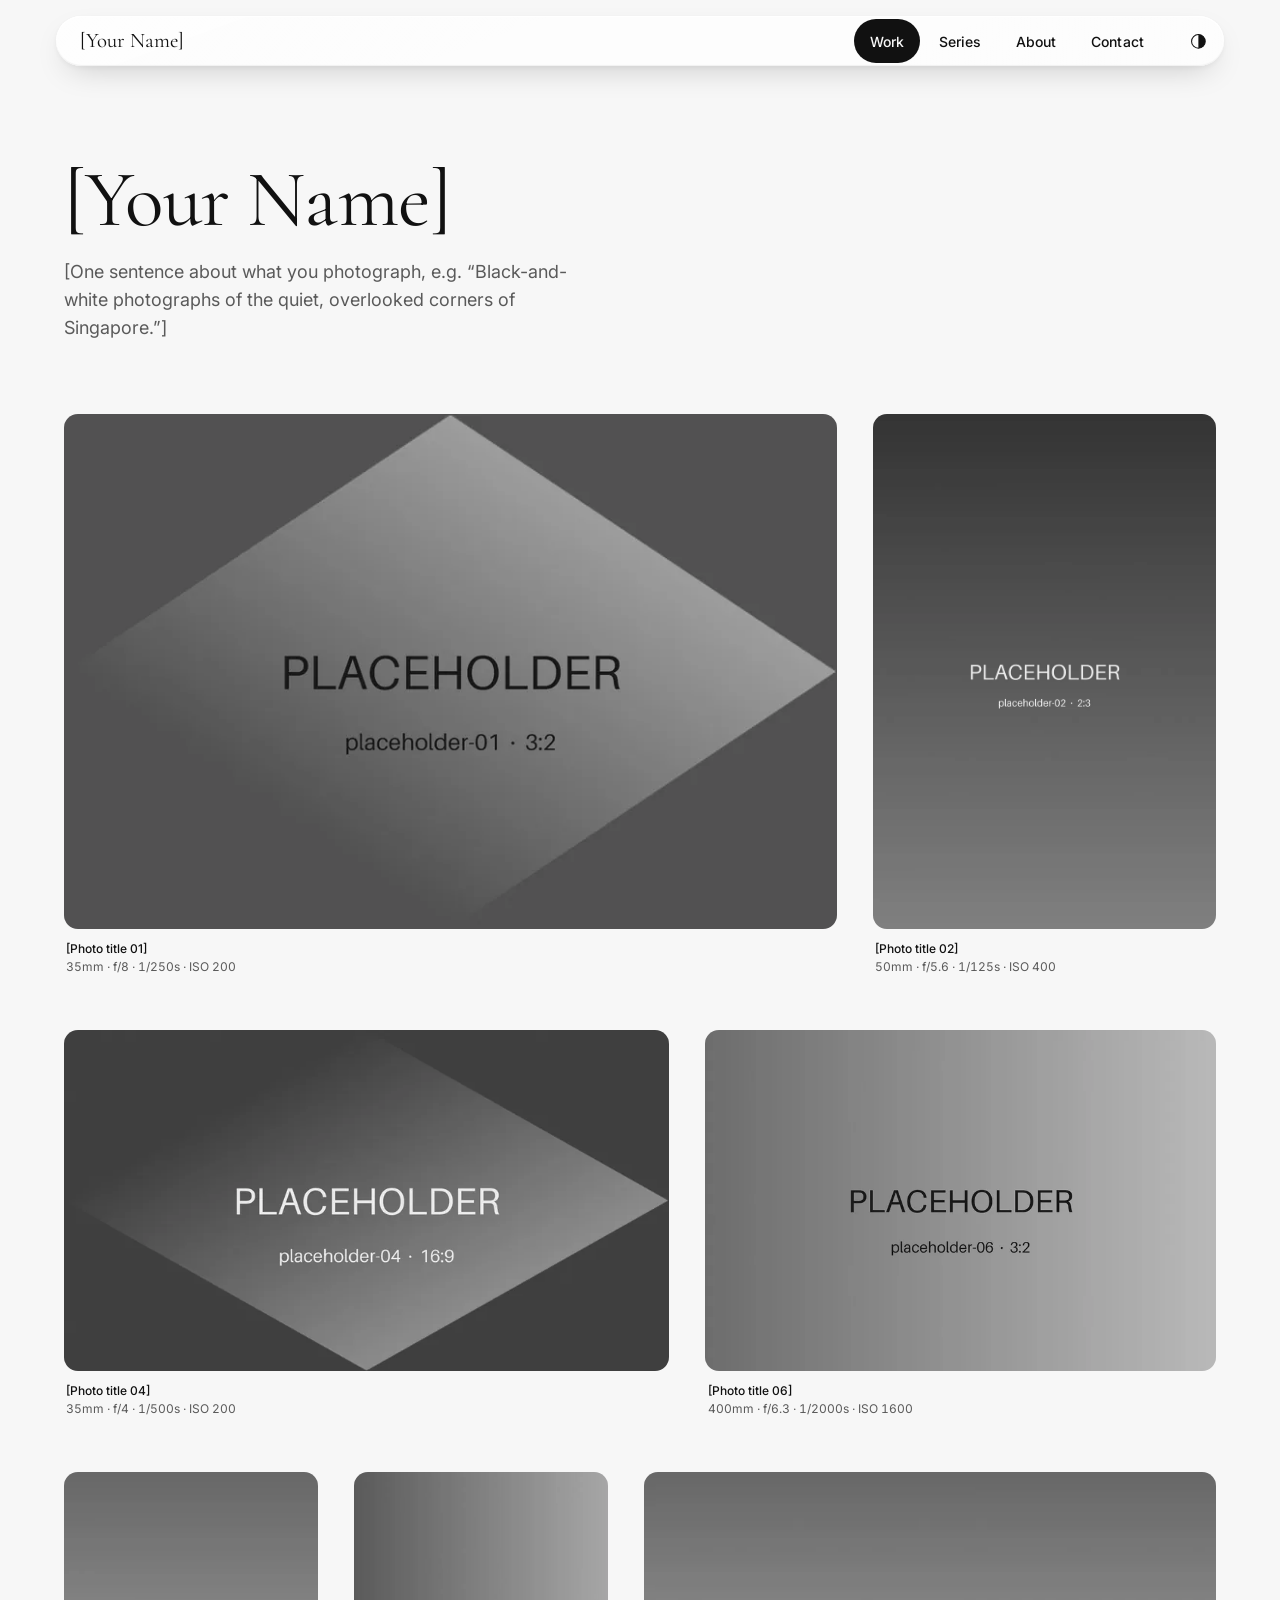
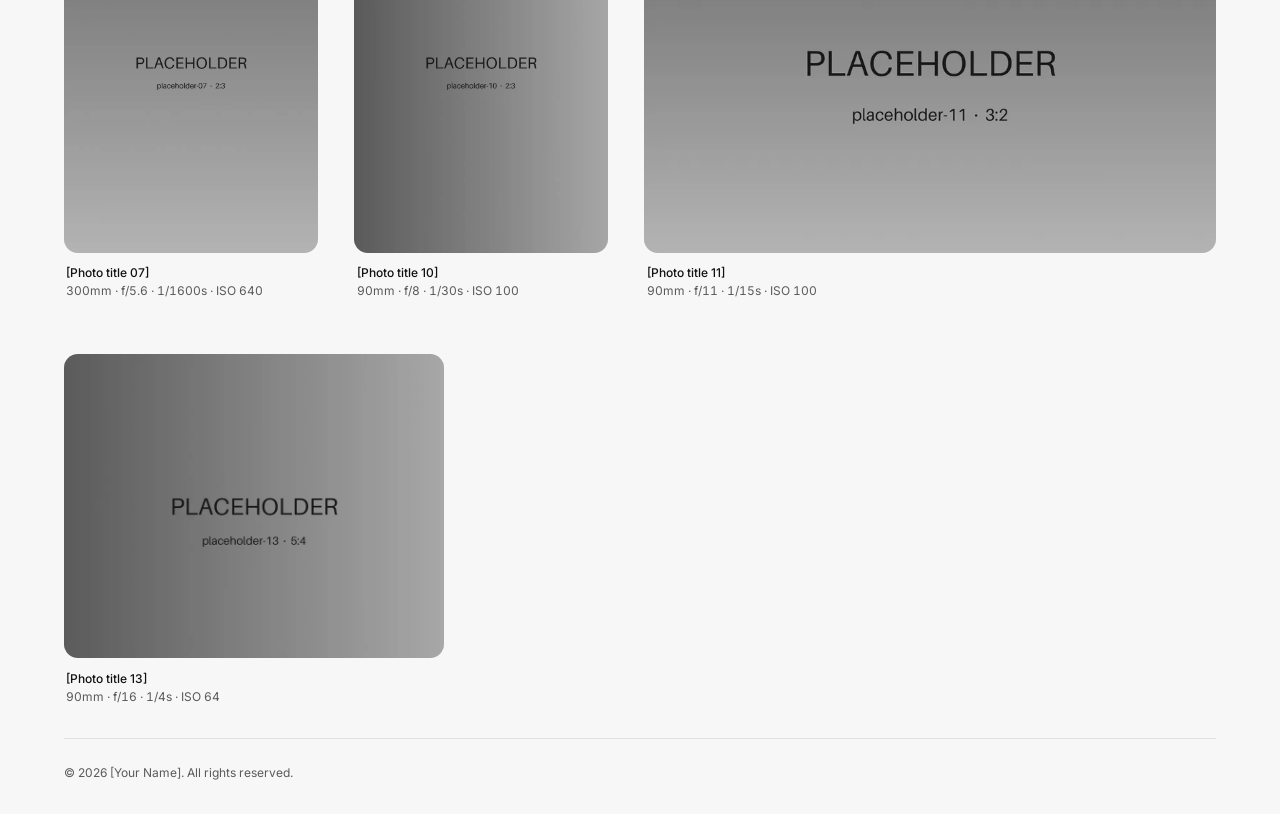
<file: index.html>
<!doctype html>
<html lang="en">
<head>
  <meta charset="utf-8">
  <meta name="viewport" content="width=device-width, initial-scale=1, viewport-fit=cover">
  <title>[Your Name] — Photography</title>
  <meta name="description" content="[One sentence about what you photograph.]">
  <meta name="color-scheme" content="light dark">
  <meta name="theme-color" content="#ffffff">
  <link rel="icon" href="assets/favicon.svg" type="image/svg+xml">
  <script>try{var t=localStorage.getItem("theme");if(t)document.documentElement.dataset.theme=t}catch(e){}</script>
  <link rel="preconnect" href="https://fonts.googleapis.com">
  <link rel="preconnect" href="https://fonts.gstatic.com" crossorigin>
  <link rel="stylesheet" href="https://fonts.googleapis.com/css2?family=Cormorant+Garamond:wght@400;500&family=Inter:wght@400;500&display=swap">
  <link rel="stylesheet" href="assets/css/style.css">
  <script type="module" src="assets/js/site.js"></script>
  <script type="module" src="assets/js/gallery.js"></script>
</head>
<body>
  <a class="skip-link" href="#main">Skip to content</a>

  <header class="site-header">
    <p class="brand"><a href="./">[Your Name]</a></p>
    <nav class="site-nav" aria-label="Main">
      <ul>
        <li><a href="./" aria-current="page">Work</a></li>
        <li><a href="series.html">Series</a></li>
        <li><a href="about.html">About</a></li>
        <li><a href="contact.html">Contact</a></li>
      </ul>
    </nav>
    <button class="theme-toggle" type="button" aria-label="Switch theme">
      <svg viewBox="0 0 16 16" aria-hidden="true"><circle cx="8" cy="8" r="6.5" fill="none" stroke="currentColor"/><path d="M8 1.5a6.5 6.5 0 0 1 0 13z" fill="currentColor"/></svg>
    </button>
  </header>

  <main id="main" tabindex="-1">
    <section class="intro hero">
      <h1>[Your Name]</h1>
      <p class="lead">[One sentence about what you photograph, e.g. “Black-and-white photographs of the quiet, overlooked corners of Singapore.”]</p>
    </section>

    <h2 class="visually-hidden">Selected work</h2>
    <div data-gallery="featured">
      <noscript><p class="grid-status">The gallery needs JavaScript to show the photos.</p></noscript>
    </div>
  </main>

  <footer class="site-footer">
    <p>© <span data-year>2026</span> [Your Name]. All rights reserved.</p>
  </footer>
</body>
</html>
</file>
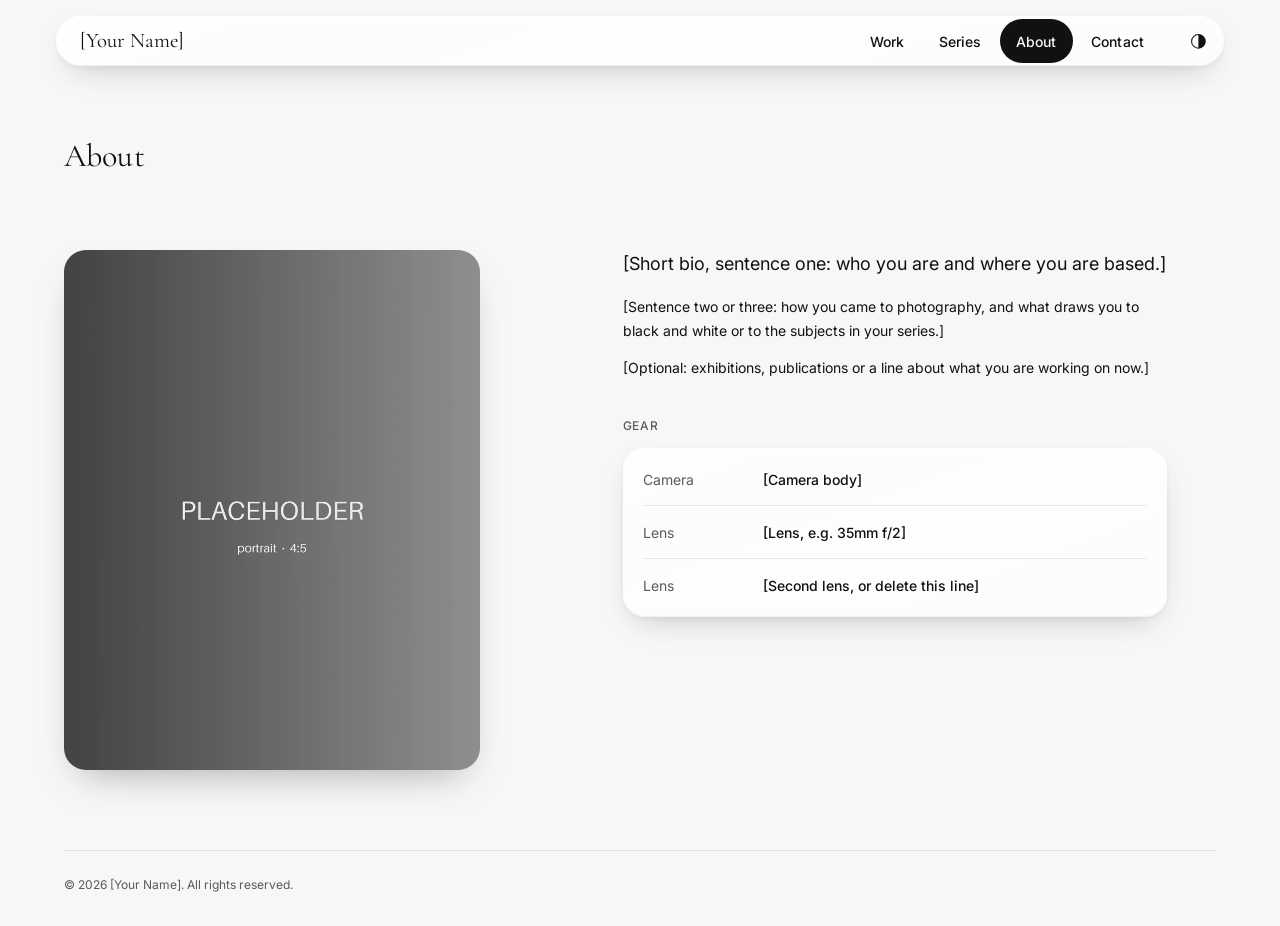
<file: about.html>
<!doctype html>
<html lang="en">
<head>
  <meta charset="utf-8">
  <meta name="viewport" content="width=device-width, initial-scale=1, viewport-fit=cover">
  <title>About — [Your Name]</title>
  <meta name="description" content="[One sentence about what you photograph.]">
  <meta name="color-scheme" content="light dark">
  <meta name="theme-color" content="#ffffff">
  <link rel="icon" href="assets/favicon.svg" type="image/svg+xml">
  <script>try{var t=localStorage.getItem("theme");if(t)document.documentElement.dataset.theme=t}catch(e){}</script>
  <link rel="preconnect" href="https://fonts.googleapis.com">
  <link rel="preconnect" href="https://fonts.gstatic.com" crossorigin>
  <link rel="stylesheet" href="https://fonts.googleapis.com/css2?family=Cormorant+Garamond:wght@400;500&family=Inter:wght@400;500&display=swap">
  <link rel="stylesheet" href="assets/css/style.css">
  <script type="module" src="assets/js/site.js"></script>
  <script type="module" src="assets/js/gallery.js"></script>
</head>
<body>
  <a class="skip-link" href="#main">Skip to content</a>

  <header class="site-header">
    <p class="brand"><a href="./">[Your Name]</a></p>
    <nav class="site-nav" aria-label="Main">
      <ul>
        <li><a href="./">Work</a></li>
        <li><a href="series.html">Series</a></li>
        <li><a href="about.html" aria-current="page">About</a></li>
        <li><a href="contact.html">Contact</a></li>
      </ul>
    </nav>
    <button class="theme-toggle" type="button" aria-label="Switch theme">
      <svg viewBox="0 0 16 16" aria-hidden="true"><circle cx="8" cy="8" r="6.5" fill="none" stroke="currentColor"/><path d="M8 1.5a6.5 6.5 0 0 1 0 13z" fill="currentColor"/></svg>
    </button>
  </header>

  <main id="main" tabindex="-1">
    <header class="intro">
      <h1>About</h1>
    </header>

    <div class="page page--about">
      <figure class="portrait" data-portrait>
        <noscript><img src="images/portrait-1600.webp" alt="[Alt text for your portrait]" width="2400" height="3000"></noscript>
      </figure>

      <div class="prose">
        <p class="lead">[Short bio, sentence one: who you are and where you are based.]</p>
        <p>[Sentence two or three: how you came to photography, and what draws you to black and white or to the subjects in your series.]</p>
        <p>[Optional: exhibitions, publications or a line about what you are working on now.]</p>

        <h2>Gear</h2>
        <dl class="details">
          <div><dt>Camera</dt><dd>[Camera body]</dd></div>
          <div><dt>Lens</dt><dd>[Lens, e.g. 35mm f/2]</dd></div>
          <div><dt>Lens</dt><dd>[Second lens, or delete this line]</dd></div>
        </dl>
      </div>
    </div>
  </main>

  <footer class="site-footer">
    <p>© <span data-year>2026</span> [Your Name]. All rights reserved.</p>
  </footer>
</body>
</html>
</file>
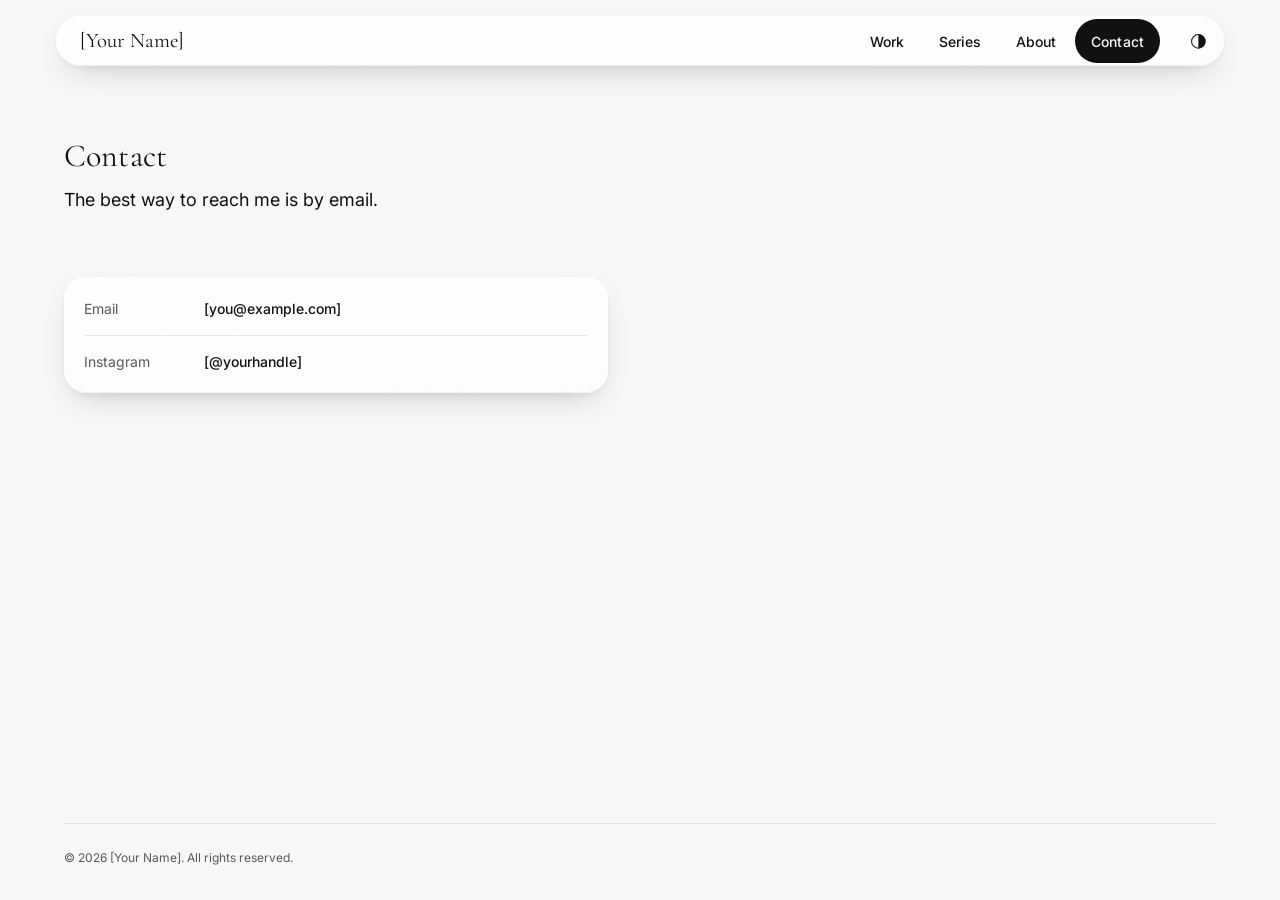
<file: contact.html>
<!doctype html>
<html lang="en">
<head>
  <meta charset="utf-8">
  <meta name="viewport" content="width=device-width, initial-scale=1, viewport-fit=cover">
  <title>Contact — [Your Name]</title>
  <meta name="description" content="[One sentence about what you photograph.]">
  <meta name="color-scheme" content="light dark">
  <meta name="theme-color" content="#ffffff">
  <link rel="icon" href="assets/favicon.svg" type="image/svg+xml">
  <script>try{var t=localStorage.getItem("theme");if(t)document.documentElement.dataset.theme=t}catch(e){}</script>
  <link rel="preconnect" href="https://fonts.googleapis.com">
  <link rel="preconnect" href="https://fonts.gstatic.com" crossorigin>
  <link rel="stylesheet" href="https://fonts.googleapis.com/css2?family=Cormorant+Garamond:wght@400;500&family=Inter:wght@400;500&display=swap">
  <link rel="stylesheet" href="assets/css/style.css">
  <script type="module" src="assets/js/site.js"></script>
</head>
<body>
  <a class="skip-link" href="#main">Skip to content</a>

  <header class="site-header">
    <p class="brand"><a href="./">[Your Name]</a></p>
    <nav class="site-nav" aria-label="Main">
      <ul>
        <li><a href="./">Work</a></li>
        <li><a href="series.html">Series</a></li>
        <li><a href="about.html">About</a></li>
        <li><a href="contact.html" aria-current="page">Contact</a></li>
      </ul>
    </nav>
    <button class="theme-toggle" type="button" aria-label="Switch theme">
      <svg viewBox="0 0 16 16" aria-hidden="true"><circle cx="8" cy="8" r="6.5" fill="none" stroke="currentColor"/><path d="M8 1.5a6.5 6.5 0 0 1 0 13z" fill="currentColor"/></svg>
    </button>
  </header>

  <main id="main" tabindex="-1">
    <header class="intro">
      <h1>Contact</h1>
      <p class="lead">The best way to reach me is by email.</p>
    </header>

    <div class="page">
      <dl class="details prose">
        <div><dt>Email</dt><dd class="selectable">[you@example.com]</dd></div>
        <div><dt>Instagram</dt><dd class="selectable">[@yourhandle]</dd></div>
      </dl>
    </div>
  </main>

  <footer class="site-footer">
    <p>© <span data-year>2026</span> [Your Name]. All rights reserved.</p>
  </footer>
</body>
</html>
</file>
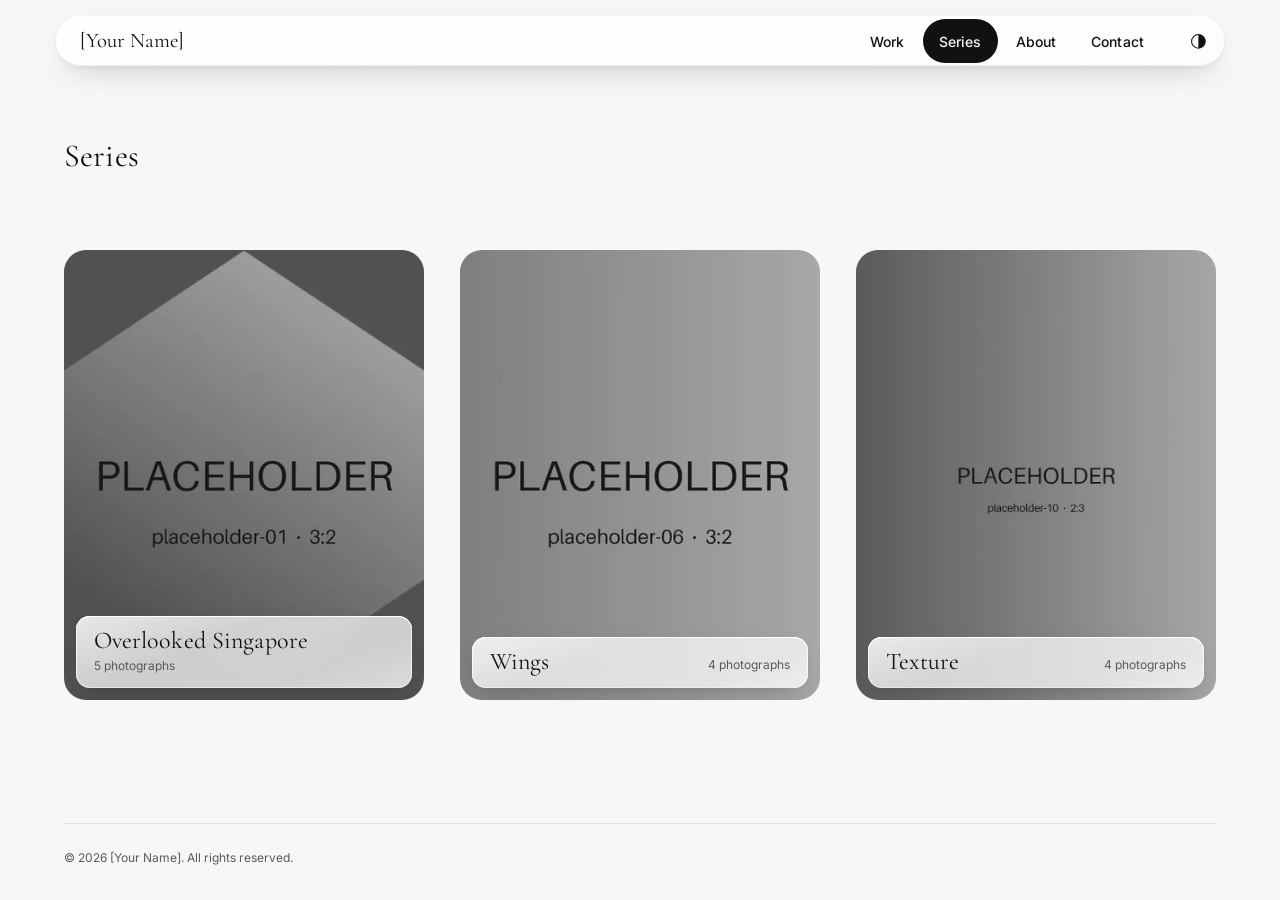
<file: series.html>
<!doctype html>
<html lang="en">
<head>
  <meta charset="utf-8">
  <meta name="viewport" content="width=device-width, initial-scale=1, viewport-fit=cover">
  <title>Series — [Your Name]</title>
  <meta name="description" content="[One sentence about what you photograph.]">
  <meta name="color-scheme" content="light dark">
  <meta name="theme-color" content="#ffffff">
  <link rel="icon" href="assets/favicon.svg" type="image/svg+xml">
  <script>try{var t=localStorage.getItem("theme");if(t)document.documentElement.dataset.theme=t}catch(e){}</script>
  <link rel="preconnect" href="https://fonts.googleapis.com">
  <link rel="preconnect" href="https://fonts.gstatic.com" crossorigin>
  <link rel="stylesheet" href="https://fonts.googleapis.com/css2?family=Cormorant+Garamond:wght@400;500&family=Inter:wght@400;500&display=swap">
  <link rel="stylesheet" href="assets/css/style.css">
  <script type="module" src="assets/js/site.js"></script>
  <script type="module" src="assets/js/gallery.js"></script>
</head>
<body>
  <a class="skip-link" href="#main">Skip to content</a>

  <header class="site-header">
    <p class="brand"><a href="./">[Your Name]</a></p>
    <nav class="site-nav" aria-label="Main">
      <ul>
        <li><a href="./">Work</a></li>
        <li><a href="series.html" aria-current="page">Series</a></li>
        <li><a href="about.html">About</a></li>
        <li><a href="contact.html">Contact</a></li>
      </ul>
    </nav>
    <button class="theme-toggle" type="button" aria-label="Switch theme">
      <svg viewBox="0 0 16 16" aria-hidden="true"><circle cx="8" cy="8" r="6.5" fill="none" stroke="currentColor"/><path d="M8 1.5a6.5 6.5 0 0 1 0 13z" fill="currentColor"/></svg>
    </button>
  </header>

  <main id="main" tabindex="-1">
    <div data-gallery="series">
      <header class="intro"><h1>Series</h1></header>
      <noscript><p class="grid-status">The gallery needs JavaScript to show the photos.</p></noscript>
    </div>
  </main>

  <footer class="site-footer">
    <p>© <span data-year>2026</span> [Your Name]. All rights reserved.</p>
  </footer>
</body>
</html>
</file>
<file: assets/css/style.css>
/* ==========================================================================
   Tokens — black and white "liquid glass". Photos are the only colour.
   ========================================================================== */
:root {
  color-scheme: light;
  --bg: #f7f7f7;
  --text: #111111;
  --muted: #5a5a5a;          /* 6.3:1 on --bg */
  --rule: rgba(0, 0, 0, 0.09);
  --fill: #e9e9e9;           /* reserved space while an image loads */
  --ambient: rgba(0, 0, 0, 0.07);

  /* Glass material */
  --glass-tint: rgba(255, 255, 255, 0.72);
  --glass-blur: 30px;
  --glass-edge: rgba(255, 255, 255, 0.75);
  --glass-hi: rgba(255, 255, 255, 0.95);
  --glass-lo: rgba(0, 0, 0, 0.06);
  --glass-sheen: rgba(255, 255, 255, 0.55);
  --glass-shadow: 0 12px 32px -12px rgba(0, 0, 0, 0.22), 0 2px 6px rgba(0, 0, 0, 0.05);
  --pill: rgba(0, 0, 0, 0.07);   /* selected item inside a glass bar */
  --lift: 0 18px 40px -18px rgba(0, 0, 0, 0.35);

  --serif: "Cormorant Garamond", "Iowan Old Style", "Palatino Linotype", Palatino, Georgia, serif;
  --sans: -apple-system, BlinkMacSystemFont, "SF Pro Text", "Inter", system-ui, "Segoe UI", Roboto, "Helvetica Neue", Arial, sans-serif;

  /* Small, consistent type scale */
  --fs-xs: 0.75rem;
  --fs-sm: 0.875rem;
  --fs-md: 1.125rem;
  --fs-lg: 1.75rem;
  --fs-xl: clamp(2.75rem, 9vw, 5rem);

  --r-photo: 14px;
  --r-card: 22px;
  --r-pill: 999px;

  --gutter: 1.25rem;
  --gap: 1.25rem;
  --row: 15rem;          /* target row height of the photo grid */
  --measure: 34rem;
  --tap: 44px;
  --spring: cubic-bezier(0.34, 1.4, 0.64, 1);
}

@media (prefers-color-scheme: dark) {
  :root:not([data-theme="light"]) {
    color-scheme: dark;
    --bg: #0b0b0b;
    --text: #efefef;
    --muted: #a8a8a8;
    --rule: rgba(255, 255, 255, 0.1);
    --fill: #1a1a1a;
    --ambient: rgba(255, 255, 255, 0.07);
    --glass-tint: rgba(28, 28, 28, 0.72);
    --glass-edge: rgba(255, 255, 255, 0.12);
    --glass-hi: rgba(255, 255, 255, 0.2);
    --glass-lo: rgba(0, 0, 0, 0.4);
    --glass-sheen: rgba(255, 255, 255, 0.1);
    --glass-shadow: 0 14px 36px -12px rgba(0, 0, 0, 0.8), 0 2px 6px rgba(0, 0, 0, 0.4);
    --pill: rgba(255, 255, 255, 0.12);
    --lift: 0 18px 40px -18px rgba(0, 0, 0, 0.9);
  }
}
:root[data-theme="dark"] {
  color-scheme: dark;
  --bg: #0b0b0b;
  --text: #efefef;
  --muted: #a8a8a8;
  --rule: rgba(255, 255, 255, 0.1);
  --fill: #1a1a1a;
  --ambient: rgba(255, 255, 255, 0.07);
  --glass-tint: rgba(28, 28, 28, 0.72);
  --glass-edge: rgba(255, 255, 255, 0.12);
  --glass-hi: rgba(255, 255, 255, 0.2);
  --glass-lo: rgba(0, 0, 0, 0.4);
  --glass-sheen: rgba(255, 255, 255, 0.1);
  --glass-shadow: 0 14px 36px -12px rgba(0, 0, 0, 0.8), 0 2px 6px rgba(0, 0, 0, 0.4);
  --pill: rgba(255, 255, 255, 0.12);
  --lift: 0 18px 40px -18px rgba(0, 0, 0, 0.9);
}

@media (min-width: 40em) {
  :root { --gutter: 2.5rem; --gap: 1.75rem; --fs-lg: 2rem; }
}
@media (min-width: 64em) {
  :root { --gutter: 4rem; --gap: 2.25rem; --row: 19rem; }
}
@media (min-width: 90em) {
  :root { --gutter: 6rem; --row: 22rem; }
}

/* ==========================================================================
   Glass material. The blur and highlights live on ::before/::after so that
   the element itself keeps no backdrop-filter (which would trap fixed children).
   ========================================================================== */
.site-header,
.site-nav ul,
.series-label,
.details,
.series-nav a,
.lightbox .icon-button,
.lightbox-count,
.lightbox-caption {
  position: relative;
  isolation: isolate;
}
.site-header::before,
.site-nav ul::before,
.series-label::before,
.details::before,
.series-nav a::before,
.lightbox .icon-button::before,
.lightbox-count::before,
.lightbox-caption::before {
  content: "";
  position: absolute;
  inset: 0;
  z-index: -1;
  border-radius: inherit;
  background: var(--glass-tint);
  -webkit-backdrop-filter: blur(var(--glass-blur)) saturate(1.6);
  backdrop-filter: blur(var(--glass-blur)) saturate(1.6);
  box-shadow: var(--glass-shadow);
}
.site-header::after,
.site-nav ul::after,
.series-label::after,
.details::after,
.series-nav a::after,
.lightbox .icon-button::after,
.lightbox-count::after,
.lightbox-caption::after {
  content: "";
  position: absolute;
  inset: 0;
  z-index: -1;
  border-radius: inherit;
  pointer-events: none;
  /* specular sheen + bright top edge + soft inner rim */
  background: linear-gradient(160deg, var(--glass-sheen) 0%, transparent 38%, transparent 72%, var(--glass-sheen) 130%);
  box-shadow:
    inset 0 1px 0 var(--glass-hi),
    inset 0 -1px 1px var(--glass-lo),
    inset 0 0 0 1px var(--glass-edge);
}

@supports not ((backdrop-filter: blur(1px)) or (-webkit-backdrop-filter: blur(1px))) {
  :root { --glass-tint: color-mix(in srgb, var(--bg) 94%, transparent); }
}

/* ==========================================================================
   Base
   ========================================================================== */
*, *::before, *::after { box-sizing: border-box; }

html {
  -webkit-text-size-adjust: 100%;
  text-size-adjust: 100%;
  scroll-padding-top: 6rem;
  background: var(--bg);
}

body {
  margin: 0;
  min-height: 100vh;
  min-height: 100dvh;
  display: flex;
  flex-direction: column;
  background: var(--bg);
  color: var(--text);
  font-family: var(--sans);
  font-size: var(--fs-sm);
  line-height: 1.65;
  -webkit-font-smoothing: antialiased;
}

/* Soft monochrome light behind everything, so the glass has something to catch. */
body::before {
  content: "";
  position: fixed;
  inset: -10%;
  z-index: -1;
  pointer-events: none;
  background:
    radial-gradient(38% 42% at 12% 8%, var(--ambient), transparent 70%),
    radial-gradient(32% 38% at 92% 28%, var(--ambient), transparent 70%),
    radial-gradient(45% 40% at 40% 105%, var(--ambient), transparent 70%);
}

img { display: block; max-width: 100%; height: auto; }

h1, h2, h3 {
  margin: 0;
  font-family: var(--serif);
  font-weight: 400;
  line-height: 1.1;
  letter-spacing: 0.005em;
}

p { margin: 0 0 1em; }

a {
  color: inherit;
  text-decoration: underline;
  text-decoration-thickness: 1px;
  text-underline-offset: 0.2em;
}

:focus-visible {
  outline: 2px solid var(--text);
  outline-offset: 3px;
}
:focus:not(:focus-visible) { outline: none; }

::selection { background: var(--text); color: var(--bg); }

.visually-hidden {
  position: absolute !important;
  width: 1px; height: 1px;
  overflow: hidden;
  clip-path: inset(50%);
  white-space: nowrap;
}

.skip-link {
  position: fixed;
  left: var(--gutter);
  top: 0.5rem;
  z-index: 50;
  padding: 0.6rem 1rem;
  border-radius: var(--r-pill);
  background: var(--text);
  color: var(--bg);
  text-decoration: none;
  transform: translateY(-200%);
}
.skip-link:focus { transform: none; }

/* Springy press feedback on everything you tap */
.site-nav a,
.theme-toggle,
.icon-button,
.series-nav a,
.series-card {
  transition: transform 0.35s var(--spring), background-color 0.2s ease, color 0.2s ease;
}
.site-nav a:active,
.theme-toggle:active,
.icon-button:active,
.series-nav a:active { transform: scale(0.94); }

/* ==========================================================================
   Header: a floating glass pill. Nav becomes a bottom tab bar on phones.
   ========================================================================== */
.site-header {
  position: sticky;
  top: max(0.6rem, env(safe-area-inset-top));
  z-index: 20;
  display: flex;
  align-items: center;
  justify-content: space-between;
  gap: 1rem;
  width: calc(100% - 2 * var(--gutter) + 1rem);
  max-width: 76rem;
  margin: 0.6rem auto 0;
  padding: 0.2rem 0.25rem 0.2rem 1.15rem;
  border-radius: var(--r-pill);
}

.brand {
  margin: 0;
  font-family: var(--serif);
  font-size: 1.3rem;
  line-height: 1.2;
  white-space: nowrap;
}
.brand a {
  display: inline-flex;
  align-items: center;
  min-height: var(--tap);
  text-decoration: none;
}

.site-nav ul {
  display: flex;
  gap: 0.15rem;
  margin: 0;
  padding: 0.3rem;
  list-style: none;
  border-radius: var(--r-pill);
}
.site-nav a {
  display: inline-flex;
  align-items: center;
  justify-content: center;
  min-height: var(--tap);
  padding: 0 1rem;
  border-radius: var(--r-pill);
  color: var(--text);
  font-size: var(--fs-sm);
  font-weight: 500;
  letter-spacing: 0.01em;
  text-decoration: none;
}
.site-nav a:hover { background: var(--pill); }
.site-nav a[aria-current] { background: var(--text); color: var(--bg); }

/* Phones: nav floats at the bottom, within thumb reach. */
@media (max-width: 39.999em) {
  body { padding-bottom: calc(5.5rem + env(safe-area-inset-bottom)); }
  .site-nav {
    position: fixed;
    left: 50%;
    bottom: max(0.85rem, env(safe-area-inset-bottom));
    z-index: 20;
    transform: translateX(-50%);
    width: max-content;
    max-width: calc(100% - 1.5rem);
  }
  .site-nav a { padding: 0 0.95rem; }
}

/* Larger screens: nav sits inside the header pill (no glass-on-glass). */
@media (min-width: 40em) {
  .site-header { margin-top: 1rem; top: 1rem; padding-left: 1.5rem; }
  .site-nav { margin-left: auto; }
  .site-nav ul { padding: 0; }
  .site-nav ul::before,
  .site-nav ul::after { display: none; }
}

.theme-toggle {
  display: inline-grid;
  place-items: center;
  flex: none;
  width: var(--tap);
  height: var(--tap);
  padding: 0;
  border: 0;
  border-radius: 50%;
  background: none;
  color: var(--text);
  cursor: pointer;
}
.theme-toggle:hover { background: var(--pill); }
.theme-toggle svg { width: 1.05rem; height: 1.05rem; }

.site-footer {
  margin-top: auto;
  padding: 2rem var(--gutter) 2rem;
  color: var(--muted);
  font-size: var(--fs-xs);
}
.site-footer p {
  margin: 0;
  padding-top: 1.5rem;
  border-top: 1px solid var(--rule);
}

main { padding: 0 var(--gutter); }
main:focus { outline: none; }

/* ==========================================================================
   Page intro
   ========================================================================== */
.intro {
  max-width: var(--measure);
  padding: 3rem 0 2.75rem;
}
.intro h1 { font-size: var(--fs-lg); margin-bottom: 0.75rem; }
.intro .lead {
  margin: 0;
  font-size: var(--fs-md);
  line-height: 1.55;
}
.intro .meta { margin: 0.75rem 0 0; color: var(--muted); font-size: var(--fs-xs); letter-spacing: 0.04em; }

.hero { max-width: 44rem; padding: 3.5rem 0 3rem; }
.hero h1 {
  font-size: var(--fs-xl);
  line-height: 0.95;
  letter-spacing: -0.01em;
  margin-bottom: 1.25rem;
}
.hero .lead { color: var(--muted); max-width: var(--measure); }

@media (min-width: 40em) {
  .intro { padding: 4.5rem 0 4rem; }
  .hero { padding: 6rem 0 4.5rem; }
}

.eyebrow {
  display: block;
  margin-bottom: 0.6rem;
  color: var(--muted);
  font-family: var(--sans);
  font-size: var(--fs-xs);
  letter-spacing: 0.08em;
  text-transform: uppercase;
}
.eyebrow a { display: inline-flex; align-items: center; min-height: var(--tap); text-decoration: none; }
.eyebrow a::before { content: "‹"; margin-right: 0.4em; font-size: 1.3em; line-height: 1; }
.eyebrow a:hover { color: var(--text); }

/* ==========================================================================
   Photo grid — justified rows: every photo keeps its own shape, never cropped.
   Each tile grows in proportion to its aspect ratio (--ar).
   ========================================================================== */
.grid {
  display: flex;
  flex-wrap: wrap;
  gap: calc(var(--gap) * 1.5) var(--gap);
  margin: 0;
  padding: 0;
  list-style: none;
}
.grid::after { content: ""; flex-grow: 1000000; }

.tile { flex: 1 1 100%; margin: 0; }
.tile figure { margin: 0; }

@media (min-width: 40em) {
  .tile { flex: var(--ar) 1 calc(var(--ar) * var(--row)); }
}

.tile a {
  display: block;
  border-radius: var(--r-photo);
  background: var(--fill);
  text-decoration: none;
  cursor: zoom-in;
  transition: transform 0.45s var(--spring), box-shadow 0.45s ease;
}
.tile a:focus-visible { outline-offset: 4px; }
@media (hover: hover) {
  .tile a:hover { transform: translateY(-3px); box-shadow: var(--lift); }
}

.photo,
.series-cover {
  opacity: 0;
  transition: opacity 0.6s ease;
}
.photo.is-loaded,
.series-cover.is-loaded { opacity: 1; }

.photo {
  width: 100%;
  height: auto;
  aspect-ratio: var(--ar);   /* reserves the exact space before the file arrives */
  border-radius: var(--r-photo);
}

.caption {
  display: block;
  padding: 0.7rem 0.15rem 0;
  font-size: var(--fs-xs);
  line-height: 1.5;
}
.caption .title { display: block; font-weight: 500; }
.caption .settings { display: block; color: var(--muted); font-variant-numeric: tabular-nums; }

.grid-status { color: var(--muted); padding-bottom: 3rem; }

/* ==========================================================================
   Series index — cover cards with a glass label floating over the photo
   ========================================================================== */
.series-grid {
  display: grid;
  gap: var(--gap);
  margin: 0;
  padding: 0;
  list-style: none;
}
@media (min-width: 40em) { .series-grid { grid-template-columns: repeat(2, 1fr); } }
@media (min-width: 64em) { .series-grid { grid-template-columns: repeat(3, 1fr); } }

.series-card {
  position: relative;
  display: block;
  overflow: hidden;
  aspect-ratio: 4 / 5;
  border-radius: var(--r-card);
  background: var(--fill);
  text-decoration: none;
  transition: transform 0.45s var(--spring), box-shadow 0.45s ease;
}
@media (hover: hover) {
  .series-card:hover { transform: translateY(-4px); box-shadow: var(--lift); }
}
.series-card:active { transform: scale(0.98); }
.series-card:focus-visible { outline-offset: 4px; }

.series-cover {
  width: 100%;
  height: 100%;
  object-fit: cover;
}

.series-label {
  position: absolute;
  left: 0.75rem;
  right: 0.75rem;
  bottom: 0.75rem;
  display: flex;
  flex-wrap: wrap;
  align-items: baseline;
  justify-content: space-between;
  gap: 0.1rem 0.75rem;
  padding: 0.75rem 1.1rem;
  border-radius: calc(var(--r-card) - 0.75rem + 4px);
}
.series-label h2 { font-size: 1.5rem; }
.series-count { color: var(--muted); font-size: var(--fs-xs); white-space: nowrap; }

.series-nav {
  display: flex;
  justify-content: space-between;
  gap: 1rem;
  margin-top: 4rem;
  font-size: var(--fs-sm);
}
.series-nav a {
  display: inline-flex;
  align-items: center;
  min-height: var(--tap);
  padding: 0 1.25rem;
  border-radius: var(--r-pill);
  font-weight: 500;
  text-decoration: none;
}
.series-nav .next { margin-left: auto; }

/* ==========================================================================
   Text pages (About, Contact)
   ========================================================================== */
.page {
  display: grid;
  gap: 2.5rem;
  padding-bottom: 3rem;
}
.prose { max-width: var(--measure); }
.prose .lead { font-size: var(--fs-md); line-height: 1.55; }
.prose h2 {
  margin: 2.5rem 0 1rem;
  font-family: var(--sans);
  font-size: var(--fs-xs);
  font-weight: 500;
  letter-spacing: 0.08em;
  text-transform: uppercase;
  color: var(--muted);
}

.portrait {
  margin: 0;
  max-width: 26rem;
  border-radius: var(--r-card);
  overflow: hidden;
  background: var(--fill);
  box-shadow: var(--lift);
}
.portrait img { width: 100%; }

@media (min-width: 52em) {
  .page--about { grid-template-columns: minmax(0, 5fr) minmax(0, 6fr); gap: 4rem; align-items: start; }
}

.details {
  margin: 0;
  padding: 0.35rem 1.25rem;
  border-radius: var(--r-card);
}
.details > div {
  display: grid;
  grid-template-columns: 6.5rem 1fr;
  gap: 1rem;
  padding: 0.9rem 0;
}
.details > div + div { border-top: 1px solid var(--rule); }
.details dt { color: var(--muted); }
.details dd { margin: 0; overflow-wrap: anywhere; font-weight: 500; }
.details .selectable { user-select: all; -webkit-user-select: all; }

/* ==========================================================================
   Lightbox — the page blurs away behind the photo; controls are glass.
   ========================================================================== */
.lightbox {
  width: 100%;
  max-width: none;
  height: 100%;
  max-height: none;
  margin: 0;
  padding: 0;
  border: 0;
  background: transparent;
  color: var(--text);
  touch-action: pinch-zoom;   /* we handle horizontal swipes; pinch-zoom still works */
}
.lightbox::backdrop {
  background: color-mix(in srgb, var(--bg) 78%, transparent);
  -webkit-backdrop-filter: blur(36px) saturate(1.4);
  backdrop-filter: blur(36px) saturate(1.4);
}
.lightbox[open] {
  display: grid;
  grid-template-rows: auto minmax(0, 1fr) auto;
}

.lightbox-bar {
  display: flex;
  justify-content: space-between;
  align-items: center;
  padding: max(0.75rem, env(safe-area-inset-top)) var(--gutter) 0.75rem;
  font-size: var(--fs-xs);
  font-variant-numeric: tabular-nums;
}
.lightbox-count {
  padding: 0.4rem 0.9rem;
  border-radius: var(--r-pill);
  font-weight: 500;
}

.lightbox-stage {
  display: flex;
  flex-direction: column;
  align-items: center;
  justify-content: center;
  min-height: 0;
  padding: 0 var(--gutter);
}
.lightbox-img {
  flex: none;
  max-width: none;
  border-radius: var(--r-photo);
  background: var(--fill);   /* the JS sets an exact width/height that fits the screen */
  box-shadow: 0 30px 60px -30px rgba(0, 0, 0, 0.5);
}
.lightbox-caption {
  flex: none;
  max-width: 100%;
  margin: 0.9rem 0 0;
  padding: 0.5rem 1.1rem;
  border-radius: 1.1rem;
  text-align: center;
  font-size: var(--fs-xs);
  line-height: 1.5;
}
.lightbox-caption .title { display: block; font-weight: 500; }
.lightbox-caption .settings { display: block; color: var(--muted); font-variant-numeric: tabular-nums; }

.lightbox-controls {
  display: flex;
  justify-content: center;
  gap: 1.25rem;
  padding: 0.85rem var(--gutter) max(1rem, env(safe-area-inset-bottom));
}

.icon-button {
  display: inline-grid;
  place-items: center;
  width: var(--tap);
  height: var(--tap);
  padding: 0;
  border: 0;
  border-radius: 50%;
  background: none;
  color: var(--text);
  cursor: pointer;
}
.lightbox .icon-button { width: 3rem; height: 3rem; }
.icon-button svg { width: 1.2rem; height: 1.2rem; }

/* On larger screens the arrows float at the sides of the photo. */
@media (min-width: 52em) and (hover: hover) {
  .lightbox[open] { grid-template-rows: auto minmax(0, 1fr) 1.5rem; }
  .lightbox-stage { padding: 0 calc(var(--gutter) + 3.5rem); }
  .lightbox-controls { display: contents; }
  .lightbox-controls .prev,
  .lightbox-controls .next { position: fixed; top: 50%; translate: 0 -50%; }
  .lightbox-controls .prev { left: calc(var(--gutter) / 2); }
  .lightbox-controls .next { right: calc(var(--gutter) / 2); }
}

html.lightbox-open { overflow: hidden; }
html.lightbox-open .site-header,
html.lightbox-open .site-nav { visibility: hidden; }

/* ==========================================================================
   Accessibility preferences
   ========================================================================== */
@media (prefers-reduced-motion: reduce) {
  *, *::before, *::after {
    animation: none !important;
    transition: none !important;
    scroll-behavior: auto !important;
  }
  .tile a:hover, .series-card:hover { transform: none; }
}

/* Solid surfaces for people who find transparency hard to read. */
@media (prefers-reduced-transparency: reduce) {
  :root { --glass-tint: var(--bg) !important; }
  .lightbox::backdrop { background: var(--bg); }
}

@media print {
  .site-nav, .theme-toggle, .lightbox { display: none !important; }
  .site-header::before, .site-header::after { display: none; }
}

/* Very narrow phones: keep the tab bar on one line. */
@media (max-width: 22.5em) {
  .site-nav a { padding: 0 0.7rem; }
}
</file>
